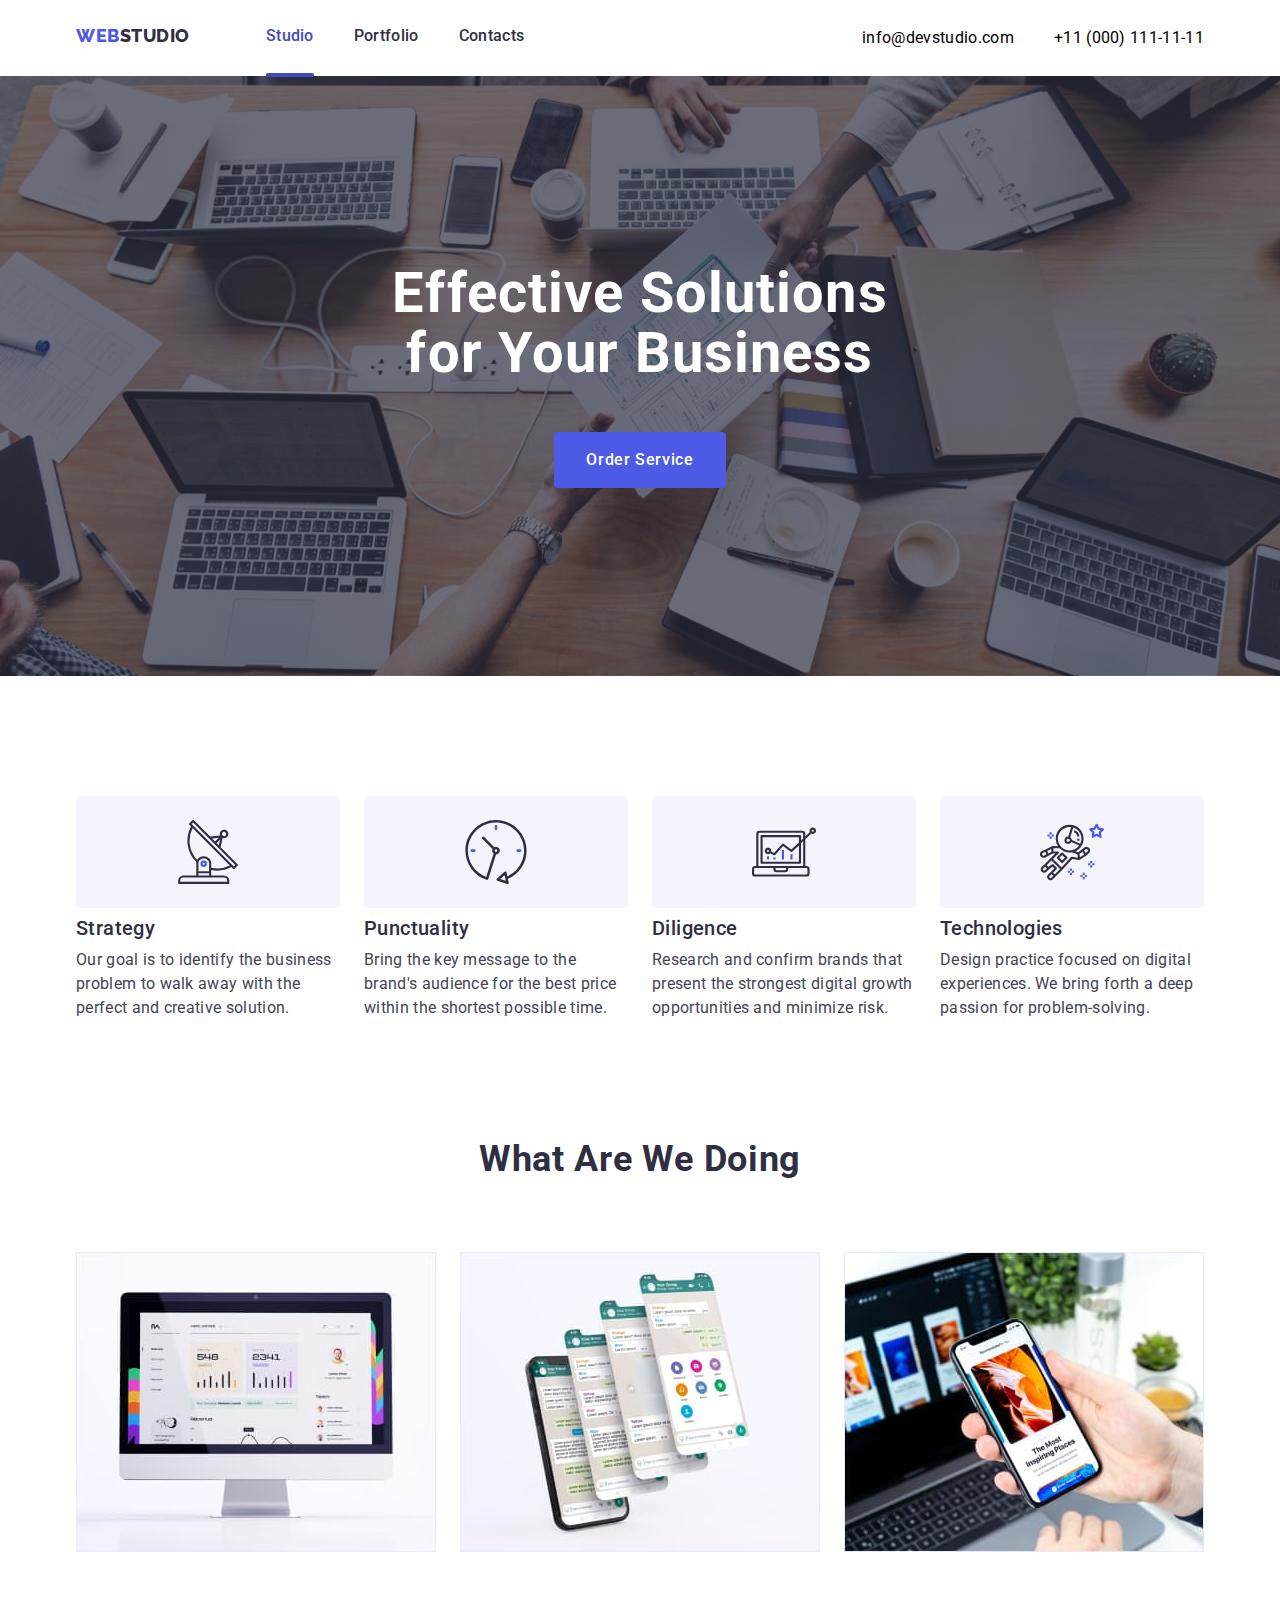
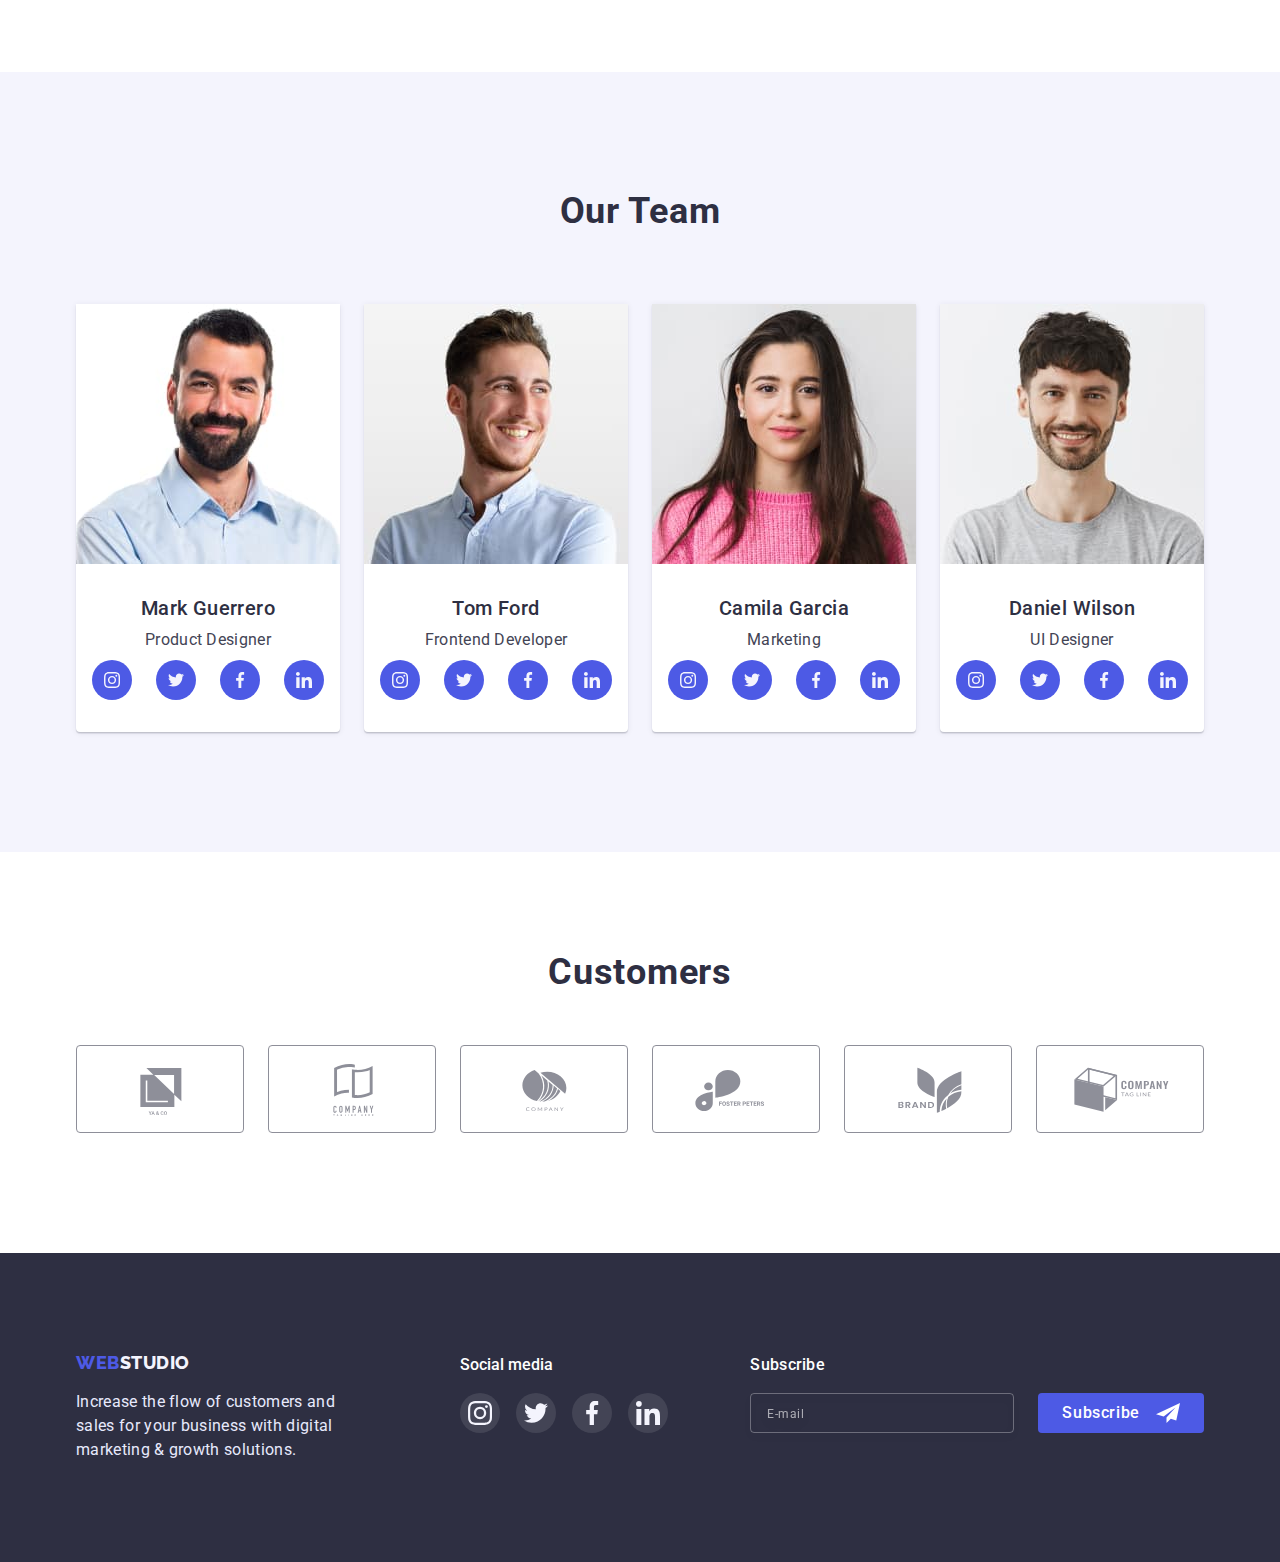
<file: index.html>
<!DOCTYPE html>
<html lang="en">
  <head>
    <meta charset="UTF-8" />
    <meta http-equiv="X-UA-Compatible" content="IE=edge" />
    <meta name="viewport" content="width=device-width, initial-scale=1.0" />
    <title>Web Studio</title>
    <link rel="preconnect" href="https://fonts.googleapis.com" />
    <link rel="preconnect" href="https://fonts.gstatic.com" crossorigin />
    <link
      href="https://fonts.googleapis.com/css2?family=Raleway:wght@800&family=Roboto:wght@400;500;700;900&display=swap"
      rel="stylesheet"
    />
    <link
      rel="stylesheet"
      href="https://cdn.jsdelivr.net/npm/modern-normalize@1.1.0/modern-normalize.min.css"
    />
    <link rel="stylesheet" href="./styles/styles.css" />
    <link rel="stylesheet" href="./styles/tablet.css" />
    <link rel="stylesheet" href="./styles/desktop.css" />
  </head>

  <!--? ====================== HEADER ========================= -->

  <body>
    <header class="head">
      <div class="container head-cont">
        <nav class="header-nav">
          <a class="logo link" href="./index.html"
            >Web<span class="logo-second">Studio</span>
          </a>
          <ul class="menu-header list">
            <li class="menu-item">
              <a class="menu-link link current" href="./index.html">Studio</a>
            </li>
            <li class="menu-item">
              <a class="menu-link link" href="./portfolio.html">Portfolio</a>
            </li>
            <li class="menu-item">
              <a class="menu-link link" href="">Contacts</a>
            </li>
          </ul>
        </nav>
        <button class="mobile-menu-open js-open-menu" type="button">
          <svg class="mobile-menu-open-svg" width="32" height="32">
            <use href="./images/sprite.svg#menu-burger"></use>
          </svg>
        </button>
        <address class="header-contact">
          <ul class="contact list">
            <li class="contact-item">
              <a class="menu-contact link mail" href="mailto:info@devstudio.com"
                >info@devstudio.com</a
              >
            </li>
            <li class="contact-item">
              <a class="menu-contact link" href="tel:+110001111111"
                >+11 (000) 111-11-11</a
              >
            </li>
          </ul>
        </address>
      </div>

      <div class="mobile-menu js-menu-container">
        <div class="mobile-container">
          <button class="mobile-menu-close js-close-menu" type="button">
            <svg class="mobile-menu-close-svg" width="8" height="8">
              <use href="./images/sprite.svg#close-modal"></use>
            </svg>
          </button>
          <div class="mob-menu-info">
            <ul class="list">
              <li class="mobile-menu-item">
                <a class="mobile-menu-link link current" href="./index.html"
                  >Studio</a
                >
              </li>
              <li class="mobile-menu-item">
                <a class="mobile-menu-link link" href="./portfolio.html"
                  >Portfolio</a
                >
              </li>
              <li class="mobile-menu-item">
                <a class="mobile-menu-link link" href="">Contacts</a>
              </li>
            </ul>
          </div>
          <address class="mobile-header-contact">
            <ul class="mobile-menu-header list">
              <li class="mobile-contact-item">
                <a class="mobile-menu-tel link" href="tel:+110001111111"
                  >+11 (000) 111-11-11</a
                >
              </li>
              <li class="mobile-contact-item">
                <a
                  class="mobile-menu-mail link"
                  href="mailto:info@devstudio.com"
                  >info@devstudio.com</a
                >
              </li>
            </ul>
            <ul class="header-soc-list list">
              <li class="team-soc-item">
                <a class="team-soc-link link" href="">
                  <svg class="team-soc-svg" width="16" height="16">
                    <use href="./images/sprite.svg#instagram"></use>
                  </svg>
                </a>
              </li>
              <li class="team-soc-item">
                <a class="team-soc-link" href="">
                  <svg class="team-soc-svg" width="16" height="16">
                    <use href="./images/sprite.svg#twitter"></use>
                  </svg>
                </a>
              </li>
              <li class="team-soc-item">
                <a class="team-soc-link" href="">
                  <svg class="team-soc-svg" width="16" height="16">
                    <use href="./images/sprite.svg#facebook"></use>
                  </svg>
                </a>
              </li>
              <li class="team-soc-item">
                <a class="team-soc-link" href="">
                  <svg class="team-soc-svg" width="16" height="16">
                    <use href="./images/sprite.svg#linkedin"></use>
                  </svg>
                </a>
              </li>
            </ul>
          </address>
        </div>
      </div>
    </header>

    <!--? ========================= HERO ========================= -->

    <main>
      <section class="hero">
        <div class="container">
          <h1 class="hero-title">Effective Solutions for Your Business</h1>
          <button class="hero-btn" data-modal-open type="button">
            Order Service
          </button>
        </div>
      </section>

      <!--? ===================== ABOUT ========================= -->

      <section class="about">
        <div class="container">
          <h2 hidden>Strategy</h2>
          <ul class="about-list list">
            <li class="about-item">
              <div class="about-icon">
                <svg width="64" height="64">
                  <use href="./images/sprite.svg#antenna"></use>
                </svg>
              </div>
              <h3 class="about-title">Strategy</h3>
              <p class="about-text">
                Our goal is to identify the business problem to walk away with
                the perfect and creative solution.
              </p>
            </li>
            <li class="about-item">
              <div class="about-icon">
                <svg width="64" height="64">
                  <use href="./images/sprite.svg#clock"></use>
                </svg>
              </div>
              <h3 class="about-title">Punctuality</h3>
              <p class="about-text">
                Bring the key message to the brand's audience for the best price
                within the shortest possible time.
              </p>
            </li>
            <li class="about-item">
              <div class="about-icon">
                <svg width="64" height="64">
                  <use href="./images/sprite.svg#diagram"></use>
                </svg>
              </div>
              <h3 class="about-title">Diligence</h3>
              <p class="about-text">
                Research and confirm brands that present the strongest digital
                growth opportunities and minimize risk.
              </p>
            </li>
            <li class="about-item">
              <div class="about-icon">
                <svg width="64" height="64">
                  <use href="./images/sprite.svg#astronaut"></use>
                </svg>
              </div>
              <h3 class="about-title">Technologies</h3>
              <p class="about-text">
                Design practice focused on digital experiences. We bring forth a
                deep passion for problem-solving.
              </p>
            </li>
          </ul>
        </div>
      </section>

      <!--? ==================== PROMO ========================= -->

      <section class="promo">
        <div class="container">
          <h2 class="promo-title">What are we doing</h2>
          <ul class="list">
            <li class="promo-item">
              <img
                srcset="./images/works/img1@2x.jpg 2x"
                src="./images/works/img1.jpg"
                alt="monitor"
                width="360"
                height="300"
              />
            </li>
            <li class="promo-item">
              <img
                srcset="./images/works/img2@2x.jpg 2x"
                src="./images/works/img2.jpg"
                alt="phone"
                width="360"
                height="300"
              />
            </li>
            <li class="promo-item">
              <img
                srcset="./images/works/img3@2x.jpg 2x"
                src="./images/works/img3.jpg"
                alt="laptop with phone"
                width="360"
                height="300"
              />
            </li>
          </ul>
        </div>
      </section>

      <!--? ==================== TEAM ========================= -->

      <section class="team">
        <div class="container">
          <h2 class="team-title">Our Team</h2>
          <ul class="list team-list">
            <li class="team-item">
              <img
                srcset="./images/team/mark-guerrero@2x.jpg 2x"
                src="./images/team/mark-guerrero.jpg"
                alt="Mark Guerrero"
                width="264"
                height="260"
              />
              <div class="team-img-box">
                <h3 class="team-subtitle">Mark Guerrero</h3>
                <p class="team-text">Product Designer</p>
                <ul class="team-soc-list list">
                  <li class="team-soc-item">
                    <a class="team-soc-link link" href="">
                      <svg class="team-soc-svg" width="16" height="16">
                        <use href="./images/sprite.svg#instagram"></use>
                      </svg>
                    </a>
                  </li>
                  <li class="team-soc-item">
                    <a class="team-soc-link" href="">
                      <svg class="team-soc-svg" width="16" height="16">
                        <use href="./images/sprite.svg#twitter"></use>
                      </svg>
                    </a>
                  </li>
                  <li class="team-soc-item">
                    <a class="team-soc-link" href="">
                      <svg class="team-soc-svg" width="16" height="16">
                        <use href="./images/sprite.svg#facebook"></use>
                      </svg>
                    </a>
                  </li>
                  <li class="team-soc-item">
                    <a class="team-soc-link" href="">
                      <svg class="team-soc-svg" width="16" height="16">
                        <use href="./images/sprite.svg#linkedin"></use>
                      </svg>
                    </a>
                  </li>
                </ul>
              </div>
            </li>
            <li class="team-item">
              <img
                srcset="./images/team/tom-ford@2x.jpg 2x"
                src="./images/team/tom-ford.jpg"
                alt="Tom Ford"
                width="264"
                height="260"
              />
              <div class="team-img-box">
                <h3 class="team-subtitle">Tom Ford</h3>
                <p class="team-text">Frontend Developer</p>
                <ul class="team-soc-list list">
                  <li class="team-soc-item">
                    <a class="team-soc-link link" href="">
                      <svg class="team-soc-svg" width="16" height="16">
                        <use href="./images/sprite.svg#instagram"></use>
                      </svg>
                    </a>
                  </li>
                  <li class="team-soc-item">
                    <a class="team-soc-link" href="">
                      <svg class="team-soc-svg" width="16" height="16">
                        <use href="./images/sprite.svg#twitter"></use>
                      </svg>
                    </a>
                  </li>
                  <li class="team-soc-item">
                    <a class="team-soc-link" href="">
                      <svg class="team-soc-svg" width="16" height="16">
                        <use href="./images/sprite.svg#facebook"></use>
                      </svg>
                    </a>
                  </li>
                  <li class="team-soc-item">
                    <a class="team-soc-link" href="">
                      <svg class="team-soc-svg" width="16" height="16">
                        <use href="./images/sprite.svg#linkedin"></use>
                      </svg>
                    </a>
                  </li>
                </ul>
              </div>
            </li>
            <li class="team-item">
              <img
                srcset="./images/team/camila-garcia@2x.jpg 2x"
                src="./images/team/camila-garcia.jpg"
                alt="Camila Garcia"
                width="264"
                height="260"
              />
              <div class="team-img-box">
                <h3 class="team-subtitle">Camila Garcia</h3>
                <p class="team-text">Marketing</p>
                <ul class="team-soc-list list">
                  <li class="team-soc-item">
                    <a class="team-soc-link link" href="">
                      <svg class="team-soc-svg" width="16" height="16">
                        <use href="./images/sprite.svg#instagram"></use>
                      </svg>
                    </a>
                  </li>
                  <li class="team-soc-item">
                    <a class="team-soc-link" href="">
                      <svg class="team-soc-svg" width="16" height="16">
                        <use href="./images/sprite.svg#twitter"></use>
                      </svg>
                    </a>
                  </li>
                  <li class="team-soc-item">
                    <a class="team-soc-link" href="">
                      <svg class="team-soc-svg" width="16" height="16">
                        <use href="./images/sprite.svg#facebook"></use>
                      </svg>
                    </a>
                  </li>
                  <li class="team-soc-item">
                    <a class="team-soc-link" href="">
                      <svg class="team-soc-svg" width="16" height="16">
                        <use href="./images/sprite.svg#linkedin"></use>
                      </svg>
                    </a>
                  </li>
                </ul>
              </div>
            </li>
            <li class="team-item">
              <img
                srcset="./images/team/daniel-wilson@2x.jpg 2x"
                src="./images/team/daniel-wilson.jpg"
                alt="Daniel Wilson"
                width="264"
                height="260"
              />
              <div class="team-img-box">
                <h3 class="team-subtitle">Daniel Wilson</h3>
                <p class="team-text">UI Designer</p>
                <ul class="team-soc-list list">
                  <li class="team-soc-item">
                    <a class="team-soc-link link" href="">
                      <svg class="team-soc-svg" width="16" height="16">
                        <use href="./images/sprite.svg#instagram"></use>
                      </svg>
                    </a>
                  </li>
                  <li class="team-soc-item">
                    <a class="team-soc-link" href="">
                      <svg class="team-soc-svg" width="16" height="16">
                        <use href="./images/sprite.svg#twitter"></use>
                      </svg>
                    </a>
                  </li>
                  <li class="team-soc-item">
                    <a class="team-soc-link" href="">
                      <svg class="team-soc-svg" width="16" height="16">
                        <use href="./images/sprite.svg#facebook"></use>
                      </svg>
                    </a>
                  </li>
                  <li class="team-soc-item">
                    <a class="team-soc-link" href="">
                      <svg class="team-soc-svg" width="16" height="16">
                        <use href="./images/sprite.svg#linkedin"></use>
                      </svg>
                    </a>
                  </li>
                </ul>
              </div>
            </li>
          </ul>
        </div>
      </section>

      <!--? =================== CUSTOMERS ========================= -->

      <section class="customers">
        <div class="container">
          <h2 class="customers-title">Customers</h2>
          <ul class="customers-list list">
            <li class="customers-item">
              <a class="customers-link" href="">
                <svg class="customers-svg" width="104" height="56">
                  <use href="./images/sprite.svg#logo1"></use>
                </svg>
              </a>
            </li>
            <li class="customers-item">
              <a class="customers-link" href="">
                <svg class="customers-svg" width="104" height="56">
                  <use href="./images/sprite.svg#logo2"></use>
                </svg>
              </a>
            </li>
            <li class="customers-item">
              <a class="customers-link" href="">
                <svg class="customers-svg" width="104" height="56">
                  <use href="./images/sprite.svg#logo3"></use>
                </svg>
              </a>
            </li>
            <li class="customers-item">
              <a class="customers-link" href="">
                <svg class="customers-svg" width="104" height="56">
                  <use href="./images/sprite.svg#logo4"></use>
                </svg>
              </a>
            </li>
            <li>
              <a class="customers-link" href="">
                <svg width="104" height="56">
                  <use href="./images/sprite.svg#logo5"></use>
                </svg>
              </a>
            </li>
            <li class="customers-item">
              <a class="customers-link" href="">
                <svg class="customers-svg" width="104" height="56">
                  <use href="./images/sprite.svg#logo6"></use>
                </svg>
              </a>
            </li>
          </ul>
        </div>
      </section>
    </main>

    <!--? ====================== FOOTER ========================= -->

    <footer class="footer">
      <div class="container footer-info">
        <div class="foot-logo-block">
          <a class="logotype link" href="./index.html">
            Web<span class="logotype-second">Studio</span>
          </a>
          <p class="footer-text">
            Increase the flow of customers and sales for your business with
            digital marketing & growth solutions.
          </p>
        </div>
        <div class="footer-soc-block">
          <h3 class="footer-soc-text">Social media</h3>
          <ul class="footer-soc-list list">
            <li class="footer-soc-item">
              <a class="footer-soc-link list" href="">
                <svg width="24" height="24">
                  <use href="./images/sprite.svg#instagram"></use>
                </svg>
              </a>
            </li>
            <li class="footer-soc-item">
              <a class="footer-soc-link" href="">
                <svg width="24" height="24">
                  <use href="./images/sprite.svg#twitter"></use>
                </svg>
              </a>
            </li>
            <li class="footer-soc-item">
              <a class="footer-soc-link" href="">
                <svg width="24" height="24">
                  <use href="./images/sprite.svg#facebook"></use>
                </svg>
              </a>
            </li>
            <li class="footer-soc-item">
              <a class="footer-soc-link" href="">
                <svg width="24" height="24">
                  <use href="./images/sprite.svg#linkedin"></use>
                </svg>
              </a>
            </li>
          </ul>
        </div>

        <form class="footer-form">
          <p class="footer-form-title">Subscribe</p>
          <div class="footer-mail-box">
            <input
              type="email"
              aria-label="email"
              class="footer-form-input"
              name="email"
              placeholder="E-mail"
              required
            />
            <button class="footer-form-btn" type="submit">
              Subscribe
              <svg class="footer-form-svg" width="24" height="24">
                <use href="./images/sprite.svg#messege"></use>
              </svg>
            </button>
          </div>
        </form>
      </div>
    </footer>

    <!--? ======================= MODAL ========================= -->

    <div class="backdrop is-hidden" data-modal>
      <div class="modal">
        <button class="btn-modal" data-modal-close type="button">
          <svg class="modal-svg" width="8" height="8">
            <use href="./images/sprite.svg#close-modal"></use>
          </svg>
        </button>
        <p class="modal-title">Leave your contacts and we will call you back</p>
        <form class="modal-form">
          <label class="form-label">
            <span class="modal-label-text">Name</span>
            <span class="modal-form-svg">
              <input type="text" class="form-input" name="fullname" required />
              <svg class="input-svg" width="18" height="18">
                <use href="./images/sprite.svg#person"></use>
              </svg>
            </span>
          </label>
          <label class="form-label">
            <span class="modal-label-text">Phone</span>
            <span class="modal-form-svg">
              <input type="tel" class="form-input" name="phone" required />
              <svg class="input-svg" width="18" height="24">
                <use href="./images/sprite.svg#phone"></use>
              </svg>
            </span>
          </label>
          <label class="form-label">
            <span class="modal-label-text">Email</span>
            <span class="modal-form-svg">
              <input type="email" class="form-input" name="email" required />
              <svg class="input-svg" width="18" height="24">
                <use href="./images/sprite.svg#email"></use>
              </svg>
            </span>
          </label>
          <label class="form-textarea">
            <span class="modal-label-text">Comment</span>
            <textarea
              name="message"
              class="form-input"
              placeholder="Text input"
            ></textarea>
          </label>
          <label class="checkbox-text">
            <input
              type="checkbox"
              name="policy"
              class="check visually-hidden"
            />
            <span class="checkbox-feik-icon">
              <svg class="checkbox-icon" width="10" height="8">
                <use href="./images/sprite.svg#click"></use>
              </svg>
            </span>
            <span
              >I accept the terms and conditions of the
              <a href="">Privacy Policy</a></span
            >
          </label>
          <button class="send-btn" type="submit">Send</button>
        </form>
      </div>
    </div>

    <script src="./js/modal.js"></script>
    <script src="./js/mobile-menu.js"></script>
  </body>
</html>
</file>
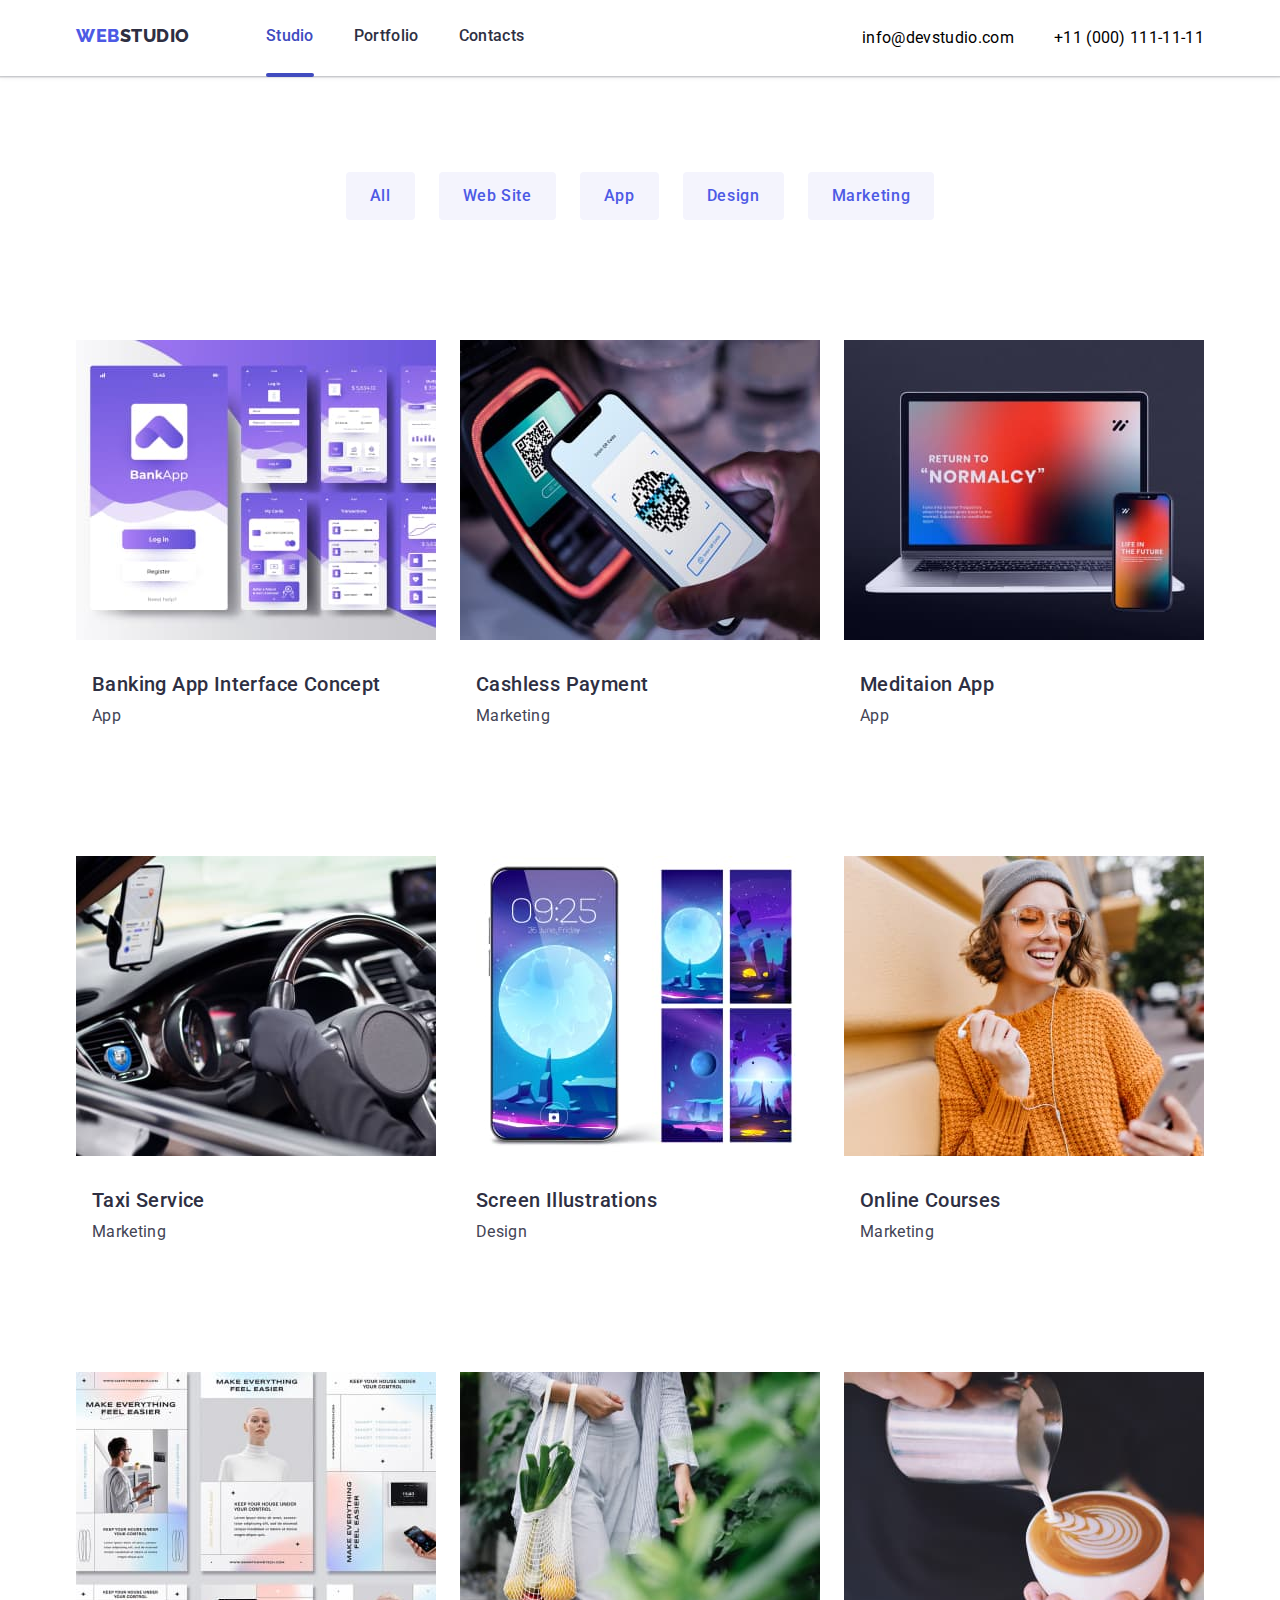
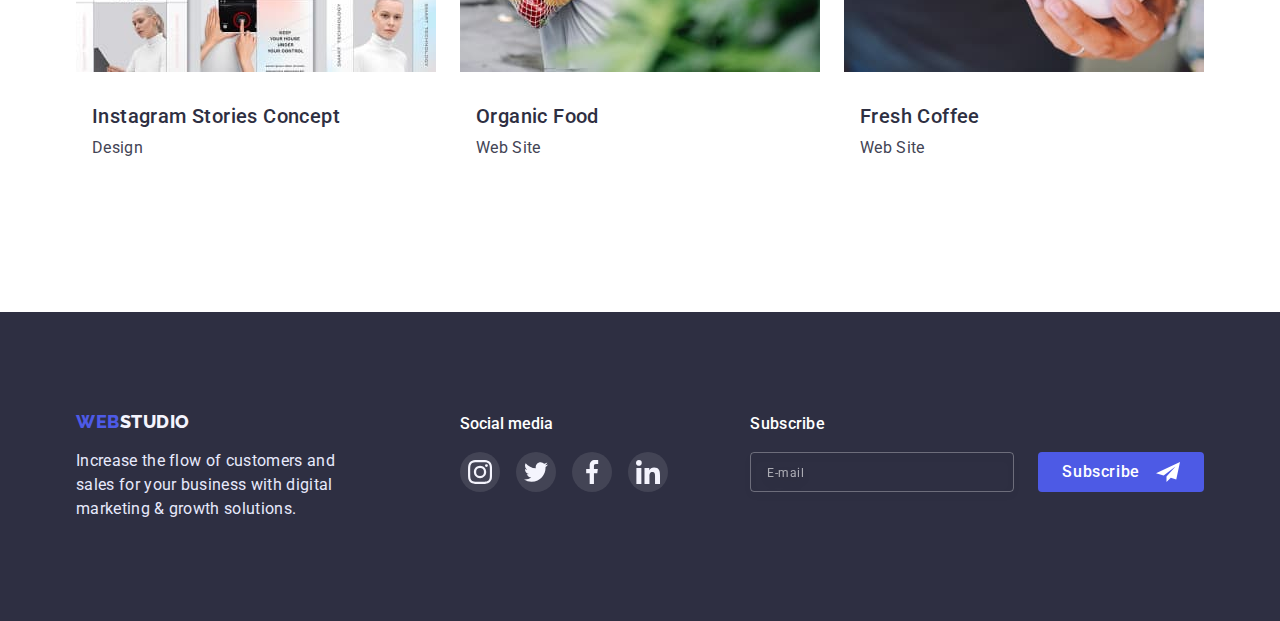
<file: portfolio.html>
<!DOCTYPE html>
<html lang="en">
  <head>
    <meta charset="UTF-8" />
    <meta http-equiv="X-UA-Compatible" content="IE=edge" />
    <meta name="viewport" content="width=device-width, initial-scale=1.0" />
    <title>Web Studio</title>
    <link rel="preconnect" href="https://fonts.googleapis.com" />
    <link rel="preconnect" href="https://fonts.gstatic.com" crossorigin />
    <link
      href="https://fonts.googleapis.com/css2?family=Raleway:wght@800&family=Roboto:wght@400;500;700;900&display=swap"
      rel="stylesheet"
    />
    <link
      rel="stylesheet"
      href="https://cdn.jsdelivr.net/npm/modern-normalize@1.1.0/modern-normalize.min.css"
    />
    <link rel="stylesheet" href="./styles/styles.css" />
    <link rel="stylesheet" href="./styles/tablet.css" />
    <link rel="stylesheet" href="./styles/desktop.css" />
  </head>

  <!--? ====================== HEADER ========================= -->

  <body>
    <header class="head">
      <div class="container head-cont">
        <nav class="header-nav">
          <a class="logo link" href="./index.html"
            >Web<span class="logo-second">Studio</span>
          </a>
          <ul class="menu-header list">
            <li class="menu-item">
              <a class="menu-link link current" href="./index.html">Studio</a>
            </li>
            <li class="menu-item">
              <a class="menu-link link" href="./portfolio.html">Portfolio</a>
            </li>
            <li class="menu-item">
              <a class="menu-link link" href="">Contacts</a>
            </li>
          </ul>
        </nav>
        <button class="mobile-menu-open js-open-menu" type="button">
          <svg class="mobile-menu-open-svg" width="32" height="32">
            <use href="./images/sprite.svg#menu-burger"></use>
          </svg>
        </button>
        <address class="header-contact">
          <ul class="contact list">
            <li class="contact-item">
              <a class="menu-contact link mail" href="mailto:info@devstudio.com"
                >info@devstudio.com</a
              >
            </li>
            <li class="contact-item">
              <a class="menu-contact link" href="tel:+110001111111"
                >+11 (000) 111-11-11</a
              >
            </li>
          </ul>
        </address>
      </div>

      <div class="mobile-menu js-menu-container">
        <div class="mobile-container">
          <button class="mobile-menu-close js-close-menu" type="button">
            <svg class="mobile-menu-close-svg" width="8" height="8">
              <use href="./images/sprite.svg#close-modal"></use>
            </svg>
          </button>
          <div class="mob-menu-info">
            <ul class="list">
              <li class="mobile-menu-item">
                <a class="mobile-menu-link link current" href="./index.html"
                  >Studio</a
                >
              </li>
              <li class="mobile-menu-item">
                <a class="mobile-menu-link link" href="./portfolio.html"
                  >Portfolio</a
                >
              </li>
              <li class="mobile-menu-item">
                <a class="mobile-menu-link link" href="">Contacts</a>
              </li>
            </ul>
          </div>
          <address class="mobile-header-contact">
            <ul class="mobile-menu-header list">
              <li class="mobile-contact-item">
                <a class="mobile-menu-tel link" href="tel:+110001111111"
                  >+11 (000) 111-11-11</a
                >
              </li>
              <li class="mobile-contact-item">
                <a
                  class="mobile-menu-mail link"
                  href="mailto:info@devstudio.com"
                  >info@devstudio.com</a
                >
              </li>
            </ul>
            <ul class="header-soc-list list">
              <li class="team-soc-item">
                <a class="team-soc-link link" href="">
                  <svg class="team-soc-svg" width="16" height="16">
                    <use href="./images/sprite.svg#instagram"></use>
                  </svg>
                </a>
              </li>
              <li class="team-soc-item">
                <a class="team-soc-link" href="">
                  <svg class="team-soc-svg" width="16" height="16">
                    <use href="./images/sprite.svg#twitter"></use>
                  </svg>
                </a>
              </li>
              <li class="team-soc-item">
                <a class="team-soc-link" href="">
                  <svg class="team-soc-svg" width="16" height="16">
                    <use href="./images/sprite.svg#facebook"></use>
                  </svg>
                </a>
              </li>
              <li class="team-soc-item">
                <a class="team-soc-link" href="">
                  <svg class="team-soc-svg" width="16" height="16">
                    <use href="./images/sprite.svg#linkedin"></use>
                  </svg>
                </a>
              </li>
            </ul>
          </address>
        </div>
      </div>
    </header>

    <!--? =================== GALLERY ======================= -->

    <main>
      <section class="menu-filter">
        <div class="container">
          <h1 hidden></h1>
          <ul class="list list-btn">
            <li class="filter-item">
              <button class="menu-filter-btn" type="button">All</button>
            </li>
            <li class="filter-item">
              <button class="menu-filter-btn" type="button">Web Site</button>
            </li>
            <li class="filter-item">
              <button class="menu-filter-btn" type="button">App</button>
            </li>
            <li class="filter-item">
              <button class="menu-filter-btn" type="button">Design</button>
            </li>
            <li class="filter-item">
              <button class="menu-filter-btn" type="button">Marketing</button>
            </li>
          </ul>
          <ul class="list list-img">
            <li class="list-item">
              <a class="link" href="">
                <div class="gallery-block">
                  <picture>
                    <source
                      srcset="
                        ./images/portfolio/img-desktop1.jpg    1x,
                        ./images/portfolio/img-desktop1@2x.jpg 2x
                      "
                      media="(min-width: 1200px)"
                    />
                    <source
                      srcset="
                        ./images/portfolio/img-tablet1.jpg    1x,
                        ./images/portfolio/img-tablet1@2x.jpg 2x
                      "
                      media="(min-width: 768px)"
                    />
                    <source
                      srcset="
                        ./images/portfolio/img-mobile1.jpg    1x,
                        ./images/portfolio/img-mobile1@2x.jpg 2x
                      "
                      media="(min-width: 320px)"
                    />
                    <img
                      class="img-p"
                      src="./images/portfolio/img-mobile1.jpg"
                      alt="App Interface"
                    />
                  </picture>
                  <p class="gallery">
                    14 Stylish and User-Friendly App Design Concepts · Task
                    Manager App · Calorie Tracker App · Exotic Fruit Ecommerce
                    App · Cloud Storage App
                  </p>
                </div>
                <div class="img-text">
                  <h2 class="menu-filter-subtitle">
                    Banking App Interface Concept
                  </h2>
                  <p class="menu-filter-text">App</p>
                </div>
              </a>
            </li>
            <li class="list-item">
              <a class="link" href="">
                <div class="gallery-block">
                  <picture>
                    <source
                      srcset="
                        ./images/portfolio/img-desktop2.jpg    1x,
                        ./images/portfolio/img-desktop2@2x.jpg 2x
                      "
                      media="(min-width: 1200px)"
                    />
                    <source
                      srcset="
                        ./images/portfolio/img-tablet2.jpg    1x,
                        ./images/portfolio/img-tablet2@2x.jpg 2x
                      "
                      media="(min-width: 768px)"
                    />
                    <source
                      srcset="
                        ./images/portfolio/img-mobile2.jpg    1x,
                        ./images/portfolio/img-mobile2@2x.jpg 2x
                      "
                      media="(min-width: 320px)"
                    />
                    <img
                      class="img-p"
                      src="./images/portfolio/img-mobile2.jpg"
                      alt="Cashless"
                    />
                  </picture>
                  <p class="gallery">
                    14 Stylish and User-Friendly App Design Concepts · Task
                    Manager App · Calorie Tracker App · Exotic Fruit Ecommerce
                    App · Cloud Storage App
                  </p>
                </div>
                <div class="img-text">
                  <h2 class="menu-filter-subtitle">Cashless Payment</h2>
                  <p class="menu-filter-text">Marketing</p>
                </div>
              </a>
            </li>
            <li class="list-item">
              <a class="link" href="">
                <div class="gallery-block">
                  <picture>
                    <source
                      srcset="
                        ./images/portfolio/img-desktop3.jpg    1x,
                        ./images/portfolio/img-desktop3@2x.jpg 2x
                      "
                      media="(min-width: 1200px)"
                    />
                    <source
                      srcset="
                        ./images/portfolio/img-tablet3.jpg    1x,
                        ./images/portfolio/img-tablet3@2x.jpg 2x
                      "
                      media="(min-width: 768px)"
                    />
                    <source
                      srcset="
                        ./images/portfolio/img-mobile3.jpg    1x,
                        ./images/portfolio/img-mobile3@2x.jpg 2x
                      "
                      media="(min-width: 320px)"
                    />
                    <img
                      class="img-p"
                      src="./images/portfolio/img-mobile3.jpg"
                      alt="Meditaion App"
                    />
                  </picture>
                  <p class="gallery">
                    14 Stylish and User-Friendly App Design Concepts · Task
                    Manager App · Calorie Tracker App · Exotic Fruit Ecommerce
                    App · Cloud Storage App
                  </p>
                </div>
                <div class="img-text">
                  <h2 class="menu-filter-subtitle">Meditaion App</h2>
                  <p class="menu-filter-text">App</p>
                </div>
              </a>
            </li>
            <li class="list-item">
              <a class="link" href="">
                <div class="gallery-block">
                  <picture>
                    <source
                      srcset="
                        ./images/portfolio/img-desktop4.jpg    1x,
                        ./images/portfolio/img-desktop4@2x.jpg 2x
                      "
                      media="(min-width: 1200px)"
                    />
                    <source
                      srcset="
                        ./images/portfolio/img-tablet4.jpg    1x,
                        ./images/portfolio/img-tablet4@2x.jpg 2x
                      "
                      media="(min-width: 768px)"
                    />
                    <source
                      srcset="
                        ./images/portfolio/img-mobile4.jpg    1x,
                        ./images/portfolio/img-mobile4@2x.jpg 2x
                      "
                      media="(min-width: 320px)"
                    />
                    <img
                      class="img-p"
                      src="./images/portfolio/img-mobile4.jpg"
                      alt="Service"
                    />
                  </picture>
                  <p class="gallery">
                    14 Stylish and User-Friendly App Design Concepts · Task
                    Manager App · Calorie Tracker App · Exotic Fruit Ecommerce
                    App · Cloud Storage App
                  </p>
                </div>
                <div class="img-text">
                  <h2 class="menu-filter-subtitle">Taxi Service</h2>
                  <p class="menu-filter-text">Marketing</p>
                </div>
              </a>
            </li>
            <li class="list-item">
              <a class="link" href="">
                <div class="gallery-block">
                  <picture>
                    <source
                      srcset="
                        ./images/portfolio/img-desktop5.jpg    1x,
                        ./images/portfolio/img-desktop5@2x.jpg 2x
                      "
                      media="(min-width: 1200px)"
                    />
                    <source
                      srcset="
                        ./images/portfolio/img-tablet5.jpg    1x,
                        ./images/portfolio/img-tablet5@2x.jpg 2x
                      "
                      media="(min-width: 768px)"
                    />
                    <source
                      srcset="
                        ./images/portfolio/img-mobile5.jpg    1x,
                        ./images/portfolio/img-mobile5@2x.jpg 2x
                      "
                      media="(min-width: 320px)"
                    />
                    <img
                      class="img-p"
                      src="./images/portfolio/img-mobile5.jpg"
                      alt="Illustrations"
                    />
                  </picture>
                  <p class="gallery">
                    14 Stylish and User-Friendly App Design Concepts · Task
                    Manager App · Calorie Tracker App · Exotic Fruit Ecommerce
                    App · Cloud Storage App
                  </p>
                </div>
                <div class="img-text">
                  <h2 class="menu-filter-subtitle">Screen Illustrations</h2>
                  <p class="menu-filter-text">Design</p>
                </div>
              </a>
            </li>
            <li class="list-item">
              <a class="link" href="">
                <div class="gallery-block">
                  <picture>
                    <source
                      srcset="
                        ./images/portfolio/img-desktop6.jpg    1x,
                        ./images/portfolio/img-desktop6@2x.jpg 2x
                      "
                      media="(min-width: 1200px)"
                    />
                    <source
                      srcset="
                        ./images/portfolio/img-tablet6.jpg    1x,
                        ./images/portfolio/img-tablet6@2x.jpg 2x
                      "
                      media="(min-width: 768px)"
                    />
                    <source
                      srcset="
                        ./images/portfolio/img-mobile6.jpg    1x,
                        ./images/portfolio/img-mobile6@2x.jpg 2x
                      "
                      media="(min-width: 320px)"
                    />
                    <img
                      class="img-p"
                      src="./images/portfolio/img-mobile6.jpg"
                      alt="Courses"
                    />
                  </picture>
                  <p class="gallery">
                    14 Stylish and User-Friendly App Design Concepts · Task
                    Manager App · Calorie Tracker App · Exotic Fruit Ecommerce
                    App · Cloud Storage App
                  </p>
                </div>
                <div class="img-text">
                  <h2 class="menu-filter-subtitle">Online Courses</h2>
                  <p class="menu-filter-text">Marketing</p>
                </div>
              </a>
            </li>
            <li class="list-item">
              <a class="link" href="">
                <div class="gallery-block">
                  <picture>
                    <source
                      srcset="
                        ./images/portfolio/img-desktop7.jpg    1x,
                        ./images/portfolio/img-desktop7@2x.jpg 2x
                      "
                      media="(min-width: 1200px)"
                    />
                    <source
                      srcset="
                        ./images/portfolio/img-tablet7.jpg    1x,
                        ./images/portfolio/img-tablet7@2x.jpg 2x
                      "
                      media="(min-width: 768px)"
                    />
                    <source
                      srcset="
                        ./images/portfolio/img-mobile7.jpg    1x,
                        ./images/portfolio/img-mobile7@2x.jpg 2x
                      "
                      media="(min-width: 320px)"
                    />
                    <img
                      class="img-p"
                      src="./images/portfolio/img-mobile7.jpg"
                      alt="Stories"
                    />
                  </picture>
                  <p class="gallery">
                    14 Stylish and User-Friendly App Design Concepts · Task
                    Manager App · Calorie Tracker App · Exotic Fruit Ecommerce
                    App · Cloud Storage App
                  </p>
                </div>
                <div class="img-text">
                  <h2 class="menu-filter-subtitle">
                    Instagram Stories Concept
                  </h2>
                  <p class="menu-filter-text">Design</p>
                </div>
              </a>
            </li>
            <li class="list-item">
              <a class="link" href="">
                <div class="gallery-block">
                  <picture>
                    <source
                      srcset="
                        ./images/portfolio/img-desktop8.jpg    1x,
                        ./images/portfolio/img-desktop8@2x.jpg 2x
                      "
                      media="(min-width: 1200px)"
                    />
                    <source
                      srcset="
                        ./images/portfolio/img-tablet8.jpg    1x,
                        ./images/portfolio/img-tablet8@2x.jpg 2x
                      "
                      media="(min-width: 768px)"
                    />
                    <source
                      srcset="
                        ./images/portfolio/img-mobile8.jpg    1x,
                        ./images/portfolio/img-mobile8@2x.jpg 2x
                      "
                      media="(min-width: 320px)"
                    />
                    <img
                      class="img-p"
                      src="./images/portfolio/img-mobile8.jpg"
                      alt="Site"
                    />
                  </picture>
                  <p class="gallery">
                    14 Stylish and User-Friendly App Design Concepts · Task
                    Manager App · Calorie Tracker App · Exotic Fruit Ecommerce
                    App · Cloud Storage App
                  </p>
                </div>
                <div class="img-text">
                  <h2 class="menu-filter-subtitle">Organic Food</h2>
                  <p class="menu-filter-text">Web Site</p>
                </div>
              </a>
            </li>
            <li class="list-item">
              <a class="link" href="">
                <div class="gallery-block">
                  <picture>
                    <source
                      srcset="
                        ./images/portfolio/img-desktop9.jpg    1x,
                        ./images/portfolio/img-desktop9@2x.jpg 2x
                      "
                      media="(min-width: 1200px)"
                    />
                    <source
                      srcset="
                        ./images/portfolio/img-tablet9.jpg    1x,
                        ./images/portfolio/img-tablet9@2x.jpg 2x
                      "
                      media="(min-width: 768px)"
                    />
                    <source
                      srcset="
                        ./images/portfolio/img-mobile9.jpg    1x,
                        ./images/portfolio/img-mobile9@2x.jpg 2x
                      "
                      media="(min-width: 320px)"
                    />
                    <img
                      class="img-p"
                      src="./images/portfolio/img-mobile9.jpg"
                      alt="Site"
                    />
                  </picture>
                  <p class="gallery">
                    14 Stylish and User-Friendly App Design Concepts · Task
                    Manager App · Calorie Tracker App · Exotic Fruit Ecommerce
                    App · Cloud Storage App
                  </p>
                </div>
                <div class="img-text">
                  <h2 class="menu-filter-subtitle">Fresh Coffee</h2>
                  <p class="menu-filter-text">Web Site</p>
                </div>
              </a>
            </li>
          </ul>
        </div>
      </section>
    </main>

    <!--? ====================== FOOTER ========================= -->

    <footer class="footer">
      <div class="container footer-info">
        <div class="foot-logo-block">
          <a class="logotype link" href="./index.html">
            Web<span class="logotype-second">Studio</span>
          </a>
          <p class="footer-text">
            Increase the flow of customers and sales for your business with
            digital marketing & growth solutions.
          </p>
        </div>
        <div class="footer-soc-block">
          <h3 class="footer-soc-text">Social media</h3>
          <ul class="footer-soc-list list">
            <li class="footer-soc-item">
              <a class="footer-soc-link list" href="">
                <svg width="24" height="24">
                  <use href="./images/sprite.svg#instagram"></use>
                </svg>
              </a>
            </li>
            <li class="footer-soc-item">
              <a class="footer-soc-link" href="">
                <svg width="24" height="24">
                  <use href="./images/sprite.svg#twitter"></use>
                </svg>
              </a>
            </li>
            <li class="footer-soc-item">
              <a class="footer-soc-link" href="">
                <svg width="24" height="24">
                  <use href="./images/sprite.svg#facebook"></use>
                </svg>
              </a>
            </li>
            <li class="footer-soc-item">
              <a class="footer-soc-link" href="">
                <svg width="24" height="24">
                  <use href="./images/sprite.svg#linkedin"></use>
                </svg>
              </a>
            </li>
          </ul>
        </div>

        <form class="footer-form">
          <p class="footer-form-title">Subscribe</p>
          <div class="footer-mail-box">
            <input
              class="footer-form-input"
              type="email"
              aria-label="email"
              name="email"
              placeholder="E-mail"
              required
            />
            <button class="footer-form-btn" type="submit">
              Subscribe
              <svg class="footer-form-svg" width="24" height="24">
                <use href="./images/sprite.svg#messege"></use>
              </svg>
            </button>
          </div>
        </form>
      </div>
    </footer>
    <script src="./js/mobile-menu.js"></script>
  </body>
</html>
</file>
<file: styles/styles.css>
:root {
  --white-color: #ffffff;
  --primary-brand-color: #4d5ae5;
  --dark-color: #2e2f42;
  --body-text-color: #434455;
  --pressed-state-color: #404bbf;
  --accent-color: #e7e9fc;
  --light-mode-color: #f4f4fd;
  --transition: 250ms cubic-bezier(0.4, 0, 0.2, 1);
}

h1,
h2,
h3,
h4,
p {
  margin-top: 0;
  margin-bottom: 0;
}

ul {
  margin-top: 0;
  margin-bottom: 0;
  padding-left: 0;
}

img {
  display: block;
}

.list {
  list-style: none;
}

.link {
  text-decoration: none;
}

body {
  font-family: 'Roboto', sans-serif;
  background-color: var(--white-color);
}

.container {
  max-width: 428px;
  padding-left: 15px;
  padding-right: 15px;
  margin-left: auto;
  margin-right: auto;
}

.visually-hidden {
  position: absolute;
  width: 1px;
  height: 1px;
  margin: -1px;
  padding: 0;
  overflow: hidden;
  border: 0;
  clip: rect(0 0 0 0);
}

/* * ======== HEADER ====== */
.head {
  border-bottom: 1px solid var(--color-footer-text);
  box-shadow: 0px 2px 1px rgba(46, 47, 66, 0.08),
    0px 1px 1px rgba(46, 47, 66, 0.16), 0px 1px 6px rgba(46, 47, 66, 0.08);
}

.logo {
  font-family: 'Raleway', sans-serif;
  font-weight: 800;
  font-size: 18px;
  line-height: 1.16;
  letter-spacing: 0.03em;
  text-transform: uppercase;
  color: var(--primary-brand-color);
  padding-top: 24px;
  padding-bottom: 24px;
}

.logo-second {
  color: var(--dark-color);
}

.head-cont {
  display: flex;
  align-items: center;
  justify-content: space-between;
}

/* * ===========MOBILE MENU============= */

.mobile-menu-open {
  border: none;
  background-color: transparent;
  padding: 24px 0;
  line-height: 0;
}

.mobile-menu {
  position: fixed;
  width: 100%;
  height: 100%;
  top: 0;
  left: 0;
  z-index: 1000;
  background-color: var(--white-color);
  transform: translateX(100%);
  transition: transform 250ms ease-in-out;
}

.mobile-menu.is-open {
  transform: translateX(0);
}

.mobile-container {
  position: relative;
  max-width: 428px;
  height: 100%;
  padding: 40px;
  display: flex;
  flex-direction: column;
  background-color: var(--white-color);
  margin-left: auto;
  margin-right: auto;
}

.mobile-menu-close {
  position: absolute;
  display: flex;
  top: 40px;
  right: 40px;
  justify-content: center;
  align-items: center;
  width: 24px;
  height: 24px;
  border-radius: 50%;
  background: transparent;
  border: 1px solid rgba(0, 0, 0, 0.1);
  padding: 0;
  cursor: pointer;
  transition: background-color var(--transition);
}

.mobile-menu-close:focus {
  background-color: var(--pressed-state-color);
}

.mobile-menu-close-svg {
  fill: #000000;
  transition: fill var(--transition);
}

.mobile-menu-close:focus .mobile-menu-close-svg {
  fill: var(--white-color);
}

.mob-menu-info {
  margin-top: 40px;
}

.mobile-menu-item {
  margin-bottom: 40px;
}

.mobile-menu-link {
  font-weight: 700;
  font-size: 36px;
  line-height: 1.11;
  letter-spacing: 0.02em;
  text-transform: capitalize;
  color: var(--dark-color);
  transition: color var(--transition);
}

.mobile-menu-link:focus,
.current {
  color: var(--pressed-state-color);
}

.mobile-menu-tel {
  font-weight: 600;
  font-size: 36px;
  line-height: 1.11;
  text-transform: capitalize;
  color: var(--primary-brand-color);
}

.mobile-menu-mail {
  font-weight: 500;
  font-size: 20px;
  line-height: 1.2;
  letter-spacing: 0.02em;
  color: #434455;
}

.mobile-contact-item {
  font-style: normal;
}

.mobile-contact-item:not(:first-child) {
  margin-top: 40px;
  margin-bottom: 48px;
}

.mobile-header-contact {
  margin-top: auto;
}

.header-soc-list {
  display: flex;
  justify-content: space-between;
}

/* * ============= HERO =========== */

.hero {
  margin: 0 auto;
  background-color: var(--dark-color);
  text-align: center;
  padding-top: 112px;
  padding-bottom: 112px;
  background-image: linear-gradient(
      rgba(46, 47, 66, 0.7),
      rgba(46, 47, 66, 0.7)
    ),
    url('../images/hero/hero-mobile.jpg');
  background-repeat: no-repeat;
  background-position: center;
  background-size: cover;
}

@media screen and (min-device-pixel-ratio: 2) and (max-width: 428px),
  screen and (-webkit-min-device-pixel-ratio: 2) and (max-width: 428px),
  screen and (min-resolution: 192dpi) and (max-width: 428px),
  screen and (min-resolution: 2dppx) and (max-width: 428px) {
  .hero {
    background-image: linear-gradient(
        rgba(46, 47, 66, 0.7),
        rgba(46, 47, 66, 0.7)
      ),
      url('../images/hero/hero-mobile@2x.jpg');
  }
}

.hero-title {
  font-size: 36px;
  line-height: 1.11;
  letter-spacing: 0.02em;
  color: var(--white-color);
  margin-bottom: 72px;
  margin-right: auto;
  margin-left: auto;
  max-width: 320px;
}

.hero-btn {
  font-family: 'Roboto', sans-serif;
  font-weight: 500;
  font-size: 16px;
  line-height: 1.5;
  letter-spacing: 0.04em;
  cursor: pointer;
  color: var(--white-color);
  background-color: var(--primary-brand-color);

  padding: 16px 32px;
  border-radius: 4px;
  border: none;
  min-width: 169px;

  transition: background-color var(--transition);
}

.hero-btn:hover,
.hero-btn:focus {
  background-color: var(--pressed-state-color);
}

/* * ============= ABOUT =============*/

.about {
  padding-top: 96px;
  padding-bottom: 96px;
}

.about-title {
  font-weight: 700;
  font-size: 36px;
  line-height: 1.11;
  letter-spacing: 0.02em;
  color: var(--dark-color);
  margin-bottom: 8px;
  text-align: center;
}

.about-item {
  margin-bottom: 72px;
}

.about-item:nth-child(4n) {
  margin-bottom: 0;
}

.about-text {
  font-weight: 500;
  font-size: 16px;
  line-height: 1.5;
  letter-spacing: 0.02em;
  color: var(--body-text-color);
}

/* * =============== TEAM ============== */

.team {
  background-color: var(--light-mode-color);
  padding-top: 96px;
  padding-bottom: 128px;
}

.team-item {
  width: 264px;
  background-color: var(--white-color);
  box-shadow: 0px 1px 6px rgba(46, 47, 66, 0.08),
    0px 1px 1px rgba(46, 47, 66, 0.16), 0px 2px 1px rgba(46, 47, 66, 0.08);
  border-radius: 0px 0px 4px 4px;
}

@media screen and (max-width: 767px) {
  .team-item:not(:last-child) {
    margin-bottom: 72px;
  }

  .team-item {
    margin-left: auto;
    margin-right: auto;
  }
}

.team-soc-list {
  display: flex;
  gap: 24px;
}

.team-title {
  font-size: 36px;
  line-height: 1.11;
  text-align: center;
  letter-spacing: 0.02em;
  text-transform: capitalize;
  color: var(--dark-color);
  margin-bottom: 72px;
}

.team-subtitle {
  font-weight: 500;
  font-size: 20px;
  line-height: 1.2;
  letter-spacing: 0.02em;
  text-align: center;
  color: var(--dark-color);
  margin-bottom: 8px;
}

.team-text {
  font-size: 16px;
  line-height: 1.5;
  letter-spacing: 0.02em;
  text-align: center;
  color: var(--body-text-color);
  margin-bottom: 8px;
}

.team-img-box {
  padding: 32px 16px;
}

.team-soc-link {
  display: flex;
  justify-content: center;
  align-items: center;
  width: 40px;
  height: 40px;
  border-radius: 50%;
  background-color: var(--primary-brand-color);
  transition: background-color var(--transition);
}

.team-soc-link:hover,
.team-soc-link:focus {
  background-color: var(--pressed-state-color);
}

.team-soc-svg {
  fill: var(--light-mode-color);
}

/* * =============== CUSTOMERS ========== */

.customers {
  padding-top: 96px;
  padding-bottom: 96px;
}

.customers-title {
  font-size: 36px;
  line-height: 1.11px;
  text-align: center;
  letter-spacing: 0.02em;
  text-transform: capitalize;
  color: var(--dark-color);
  margin-bottom: 72px;
}

.customers-list {
  display: flex;
  flex-wrap: wrap;
  justify-content: center;
  gap: 72px 16px;
}

.customers-link {
  display: flex;
  justify-content: center;
  align-items: center;
  width: 190px;
  height: 88px;
  fill: #8e8f99;
  border: 1px solid #8e8f99;
  border-radius: 4px;
  transition: fill, border var(--transition);
}

.customers-link:hover,
.customers-link:focus {
  fill: var(--pressed-state-color);
  border: 1px solid var(--pressed-state-color);
}

/* * ============= FOOTER ============= */

.footer {
  background-color: var(--dark-color);
  padding-top: 96px;
  padding-bottom: 96px;
}

.logotype {
  font-family: 'Raleway', sans-serif;
  font-weight: 800;
  font-size: 18px;
  line-height: 1.16;
  letter-spacing: 0.03em;
  text-transform: uppercase;
  color: var(--primary-brand-color);
}

.logotype-second {
  color: var(--light-mode-color);
}

.footer-text {
  font-size: 16px;
  line-height: 1.5;
  letter-spacing: 0.02em;
  color: var(--accent-color);
  max-width: 268px;
  margin-top: 16px;
  text-align: left;
}

@media screen and (max-width: 767px) {
  .footer-soc-block {
    margin-top: 72px;
    margin-bottom: 72px;
  }

  .footer-form-input {
    margin-bottom: 16px;
  }
  
  .footer-form-btn {
    margin: 0 auto;
  }

  .footer-text {
    margin-left: auto;
    margin-right: auto;
  }

  .footer-info {
    display: flex;
    flex-direction: column;
    text-align: center;
  }

  .footer-soc-list {
    justify-content: center;
  }
}

.footer-soc-text {
  font-weight: 500;
  font-size: 16px;
  line-height: 1.5;
  color: var(--white-color);
  margin-bottom: 16px;
}

.footer-soc-list {
  display: flex;
  gap: 16px;
}

.footer-soc-link {
  display: flex;
  justify-content: center;
  align-items: center;
  width: 40px;
  height: 40px;
  border-radius: 50%;
  fill: var(--light-mode-color);
  background-color: rgba(255, 255, 255, 0.1);
  transition: background-color var(--transition);
}

.footer-soc-link:hover,
.footer-soc-link:focus {
  background-color: #31d0aa;
}

.footer-form-title {
  font-weight: 500;
  font-size: 16px;
  line-height: 1.5;
  letter-spacing: 0.02em;
  color: var(--white-color);
  margin-bottom: 16px;
}

.footer-form-input {
  width: 100%;
  height: 40px;
  padding: 8px 16px;
  border: 1px solid rgba(255, 255, 255, 0.3);
  filter: drop-shadow(0px 4px 4px rgba(0, 0, 0, 0.15));
  border-radius: 4px;
  background: transparent;

  font-size: 16px;
  line-height: 1.5;
  letter-spacing: 0.02em;
  color: var(--color-footer-text);
}

.footer-form-input::placeholder {
  font-size: 12px;
  line-height: 1.5;
  align-items: center;
  letter-spacing: 0.04em;
  color: rgba(255, 255, 255, 0.6);
}

.footer-form-btn {
  font-family: 'Roboto';
  font-style: normal;
  font-weight: 500;
  font-size: 16px;
  line-height: 1.5;
  display: flex;
  align-items: center;
  text-align: center;
  letter-spacing: 0.04em;
  color: var(--white-color);
  padding: 8px 24px;
  background: var(--primary-brand-color);
  border-radius: 4px;
  border: transparent;
  cursor: pointer;
  transition: background-color var(--transition);
}

.footer-form-svg {
  fill: var(--white-color);
  margin-left: 16px;
}

.footer-form-btn:hover,
.footer-form-btn:focus {
  background-color: var(--pressed-state-color);
}

/* * ================ MODAL============ */

.backdrop {
  position: fixed;
  z-index: 100;
  top: 0;
  left: 0;
  width: 100%;
  height: 100%;
  background-color: rgba(46, 47, 66, 0.4);
  transition: opacity var(--transition), visibility var(--transition);
}

.modal {
  position: absolute;
  width: 408px;
  top: 50%;
  left: 50%;
  padding: 72px 24px 24px 24px;
  transform: translate(-50%, -50%);
  background: #fcfcfc;
  box-shadow: 0px 1px 1px rgba(0, 0, 0, 0.14), 0px 1px 3px rgba(0, 0, 0, 0.12),
    0px 2px 1px rgba(0, 0, 0, 0.2);
  border-radius: 4px;
}

.btn-modal {
  position: absolute;
  display: flex;
  top: 24px;
  right: 24px;
  justify-content: center;
  align-items: center;
  width: 24px;
  height: 24px;
  border-radius: 50%;
  background: var(--color-footer-text);
  border: 1px solid rgba(0, 0, 0, 0.1);
  padding: 0;
  cursor: pointer;
  transition: background-color var(--transition);
}

.modal-svg {
  fill: #000000;
  transition: fill var(--transition);
}

.btn-modal:hover .modal-svg,
.btn-modal:focus .modal-svg {
  fill: var(--white-color);
}

.btn-modal:hover,
.btn-modal:focus {
  background-color: var(--pressed-state-color);
}

.backdrop.is-hidden {
  opacity: 0;
  visibility: hidden;
  pointer-events: none;
}

/** ================ MODAL FORM ============= */

.modal-title {
  font-weight: 500;
  font-size: 16px;
  line-height: 1.5;
  text-align: center;
  letter-spacing: 0.02em;
  color: var(--dark-color);
  margin-bottom: 14px;
}

.send-btn {
  font-family: 'Roboto';
  font-style: normal;
  font-weight: 500;
  font-size: 16px;
  line-height: 1.5;
  text-align: center;
  letter-spacing: 0.04em;
  padding: 16px 32px;
  color: var(--white-color);
  min-width: 169px;
  background: var(--primary-brand-color);
  box-shadow: 0px 4px 4px rgba(0, 0, 0, 0.15);
  border-radius: 4px;
  border: transparent;
  transition: background-color var(--transition);
  display: block;
  margin-right: auto;
  margin-left: auto;
  cursor: pointer;
}

.send-btn:hover,
.send-btn:focus {
  background-color: var(--pressed-state-color);
}

.modal-label-text {
  display: block;
  font-size: 12px;
  line-height: 1.33;
  letter-spacing: 0.04em;
  color: #8e8f99;
  margin-bottom: 4px;
}

.form-label {
  display: block;
  margin-bottom: 8px;
}

.form-input {
  width: 100%;
  height: 40px;
  color: #000000;
  border: 1px solid rgba(33, 33, 33, 0.2);
  border-radius: 4px;
  padding: 8px 16px 8px 38px;
  transition: border-color var(--transition);
}

.modal-form-svg {
  position: relative;
}

.input-svg {
  display: block;
  position: absolute;
  fill: var(--dark-color);
  top: 50%;
  left: 16px;
  transform: translateY(-50%);
  transition: fill var(--transition);
}

.form-input:focus {
  outline: none;
  border-color: var(--primary-brand-color);
}

.form-input:focus + .input-svg {
  fill: var(--primary-brand-color);
}

.form-textarea {
  display: block;
  margin-bottom: 16px;
}

.form-textarea .form-input {
  display: block;
  font-size: 12px;
  line-height: 1.33;
  letter-spacing: 0.04em;
  padding: 8px 16px;
  color: #000000;
  height: 120px;
  resize: none;
}

.form-textarea::placeholder {
  font-size: 12px;
  line-height: 1.33;
  letter-spacing: 0.04em;
  color: rgba(117, 117, 117, 0.5);
}

.checkbox-text {
  display: flex;
  font-size: 12px;
  line-height: 1.33;
  letter-spacing: 0.04em;
  color: #757575;
  margin-bottom: 24px;
  align-items: center;
}

.checkbox-text a {
  color: var(--primary-brand-color);
}

.checkbox-feik-icon {
  width: 16px;
  height: 16px;
  border: 1.25px solid #2e2f42;
  border-radius: 2px;
  margin-right: 8px;
  cursor: pointer;
  display: inline-flex;
  align-items: center;
  justify-content: center;
}

.checkbox-icon {
  opacity: 0;
  fill: #f4f4fd;
}

.check:checked + .checkbox-feik-icon .checkbox-icon {
  opacity: 1;
}

.check:checked + .checkbox-feik-icon {
  background: var(--pressed-state-color);
  border: 1.25px solid var(--pressed-state-color);
}

/* ? ```````````` P O R T F O L I O `````````` */

.menu-filter {
  padding: 48px 0;
}

.list-btn {
  display: flex;
  flex-wrap: wrap;
}

@media screen and (max-width: 767px) {
  .filter-item:nth-child(-n + 3) {
    margin-bottom: 16px;
  }
}

.filter-item:not(:last-child) {
  margin-right: 24px;
}

.menu-filter-btn {
  font-family: 'Roboto', sans-serif;
  font-weight: 500;
  font-size: 16px;
  line-height: 1.5;
  text-align: center;
  letter-spacing: 0.04em;
  cursor: pointer;
  color: var(--primary-brand-color);
  background-color: var(--light-mode-color);
  border-radius: 4px;
  border: 1px solid var(--color-footer-text);
  padding: 8px 24px;
  transition: background-color, color, box-shadow var(--transition);
}

.menu-filter-btn:hover,
.menu-filter-btn:focus {
  background-color: var(--pressed-state-color);
  color: var(--white-color);
  box-shadow: 0px 3px 1px rgba(0, 0, 0, 0.1), 0px 2px 1px rgba(0, 0, 0, 0.08),
    0px 2px 2px rgba(0, 0, 0, 0.12);
  border-color: transparent;
}

.list-item {
  margin-top: 48px;
}

.list-item .link {
  display: block;
  transition: box-shadow var(--transition);
}

.list-item .link:hover,
.list-item .link:focus {
  box-shadow: 0px 1px 6px rgba(46, 47, 66, 0.08),
    0px 1px 1px rgba(46, 47, 66, 0.16), 0px 2px 1px rgba(46, 47, 66, 0.08);
}

.img-p {
  display: block;
  max-width: 100%;
  height: auto;
}

.img-text {
  padding: 32px 16px;
  border: 1px solid var(--color-footer-text);
  border-top: 0;
  margin-right: 0;
}

.menu-filter-subtitle {
  font-weight: 500;
  font-size: 20px;
  line-height: 1.2;
  letter-spacing: 0.02em;
  color: var(--dark-color);
  margin-bottom: 8px;
}

.menu-filter-text {
  font-size: 16px;
  line-height: 1.5;
  letter-spacing: 0.02em;
  color: var(--body-text-color);
}

.gallery {
  position: absolute;
  top: 0;
  left: 0;
  width: 100%;
  height: 100%;
  overflow: auto;
  transform: translate(0, 100%);
  transition: transform var(--transition);

  font-size: 16px;
  line-height: 1.5;
  letter-spacing: 0.02em;
  color: var(--light-mode-color);
  background-color: var(--primary-brand-color);
  padding: 40px 32px;
}

.gallery-block {
  position: relative;
  overflow: hidden;
}

.list-img .link:hover .gallery,
.list-img .link:focus .gallery {
  transform: translate(0, 0);
}
</file>
<file: styles/tablet.css>
@media screen and (max-width: 767px) {
  .menu-header {
    display: none;
  }

  .header-contact {
    display: none;
  }
}

@media screen and (min-width: 768px) {
  .container {
    max-width: 768px;
  }

  .logo {
    margin-right: 120px;
    padding-top: 24px;
    padding-bottom: 22px;
  }

  .menu-link {
    position: relative;
    font-weight: 500;
    font-size: 16px;
    line-height: 1.5;
    letter-spacing: 0.02em;
    color: var(--dark-color);

    display: block;
    padding-top: 24px;
    padding-bottom: 22px;

    transition: color var(--transition);
  }

  .menu-link.current::after {
    content: '';
    display: block;
    position: absolute;
    width: 100%;
    height: 4px;
    background: var(--pressed-state-color);
    border-radius: 2px;
    bottom: -1px;
    left: 0;
  }

  .menu-contact {
    font-size: 12px;
    line-height: 1.33;
    letter-spacing: 0.04em;
    color: var(--color-adress-p);
    font-style: normal;
    transition: color var(--transition);
  }

  .menu-link:hover,
  .menu-link:focus,
  .current {
    color: var(--pressed-state-color);
  }

  .menu-contact:hover,
  .menu-contact:focus {
    color: var(--pressed-state-color);
  }

  .menu-header,
  .header-nav,
  .head-cont {
    display: flex;
    align-items: center;
  }

  .menu-item:not(:first-child) {
    margin-left: 40px;
  }

  .header-contact {
    margin-left: auto;
  }

  .mobile-menu-open {
    display: none;
  }
}

@media screen and (min-width: 768px) and (max-width: 1199px) {
  .contact-item:not(:last-child) {
    margin-bottom: 4px;
  }
}

/** =============HERO============== */

@media screen and (min-width: 429px) {
  .hero {
    background-image: linear-gradient(
        rgba(46, 47, 66, 0.7),
        rgba(46, 47, 66, 0.7)
      ),
      url('../images/hero/hero-tablet.jpg');
  }
}

@media screen and (min-device-pixel-ratio: 2) and (min-width: 429px),
  screen and (-webkit-min-device-pixel-ratio: 2) and (min-width: 429px),
  screen and (min-resolution: 192dpi) and (min-width: 429px),
  screen and (min-resolution: 2dppx) and (min-width: 429px) {
  .hero {
    background-image: linear-gradient(
        rgba(46, 47, 66, 0.7),
        rgba(46, 47, 66, 0.7)
      ),
      url('../images/hero/hero-tablet@2x.jpg');
  }
}

@media screen and (min-width: 768px) {
  .hero {
    padding-top: 111px;
    padding-bottom: 108px;
  }

  .hero-title {
    font-size: 56px;
    line-height: 1.07;
    margin-bottom: 40px;
    max-width: 496px;
  }
}

/** ========== ABOUT ==========*/

@media screen and (min-width: 768px) {
  .about-list {
    display: flex;
    flex-wrap: wrap;
  }

  .about-title {
    text-align: left;
  }

  .about-item:nth-last-child(-n + 2) {
    margin-bottom: 0;
  }

  .about-item:nth-child(2n-1) {
    margin-right: 24px;
  }

  .about-item {
    width: calc((100% - 24px) / 2);
  }
}

@media screen and (max-width: 1200px) {
  .about-icon {
    display: none;
  }
}

/** ============ TEAM =============== */

@media screen and (min-width: 768px) {
  .team {
    padding-bottom: 104px;
  }

  .team-list {
    display: flex;
    flex-wrap: wrap;
    gap: 64px 24px;
    justify-content: center;
  }
}

/** ========== CUSTOMERS ========== */

@media screen and (min-width: 768px) {
  .customers-list {
    gap: 72px 24px;
  }

  .customers-link {
    width: 168px;
    height: 88px;
  }
}

/* * ================== FOOTER ========== */

@media screen and (min-width: 768px) {
  .footer-info {
    display: flex;
    flex-wrap: wrap;
  }

  .footer-mail-box {
    display: flex;
    gap: 24px;
  }

  .footer-text {
    max-width: 264px;
  }

  .footer-soc-block {
    margin-left: 24px;
  }

  .footer-form-input {
    width: 264px;
  }

  .modal {
    width: 408px;
  }
}

@media screen and (min-width: 768px) and (max-width: 1199px) {
  .footer-form {
    margin-top: 72px;
  }

  .footer-info {
    width: 565px;
  }
}

/* ? ```````````` P O R T F O L I O `````````` */

@media screen and (min-width: 768px) {
  .menu-filter {
    padding-top: 64px;
    padding-bottom: 96px;
  }

  .list-btn {
    display: flex;
    justify-content: center;
    margin-bottom: 64px;
  }

  .menu-filter-btn {
    padding: 12px 24px;
  }

  .list-img {
    display: flex;
    flex-wrap: wrap;
    column-gap: 24px;
    row-gap: 48px;
  }
}
</file>
<file: styles/desktop.css>
@media screen and (min-width: 1200px) {
  .container {
    max-width: 1158px;
  }

  .logo {
    line-height: 1.33;
    margin-right: 76px;
    padding-bottom: 28px;
  }

  .menu-link {
    padding-bottom: 28px;
  }

  .contact {
    display: flex;
    align-items: center;
  }

  .contact-item:not(:first-child) {
    margin-left: 40px;
  }

  .menu-contact {
    font-size: 16px;
    line-height: 1.5px;
    letter-spacing: 0.02em;
    padding-top: 24px;
    padding-bottom: 28px;
  }
}
/** ================HERO======================= */

@media screen and (min-width: 769px) {
  .hero {
    background-image: linear-gradient(
        rgba(46, 47, 66, 0.7),
        rgba(46, 47, 66, 0.7)
      ),
      url('../images/hero/hero-desktop.jpg');
  }
}

@media screen and (min-device-pixel-ratio: 2) and (min-width: 769px),
  screen and (-webkit-min-device-pixel-ratio: 2) and (min-width: 769px),
  screen and (min-resolution: 192dpi) and (min-width: 769px),
  screen and (min-resolution: 2dppx) and (min-width: 769px) {
  .hero {
    background-image: linear-gradient(
        rgba(46, 47, 66, 0.7),
        rgba(46, 47, 66, 0.7)
      ),
      url('../images/hero/hero-desktop@2x.jpg');
  }
}

@media screen and (min-width: 1200px) {
  .hero {
    max-width: 1440px;
    padding-top: 188px;
    padding-bottom: 188px;
  }

  .hero-title {
    margin-bottom: 48px;
  }
}

/** ========== ABOUT ==========*/

@media screen and (min-width: 1200px) {
  .about {
    padding-top: 120px;
    padding-bottom: 120px;
  }
  .about-icon {
    width: 264px;
    height: 112px;
    background: var(--light-mode-color);
    border-radius: 4px;
    align-items: center;
    justify-content: center;
    display: flex;
  }

  .about-title {
    font-weight: 500;
    font-size: 20px;
    line-height: 1.2;
    margin-top: 8px;
  }

  .about-item {
    width: calc((100% - 72px) / 4);
    margin-right: 24px;
    margin-bottom: 0;
  }

  .about-item:nth-child(4n) {
    margin-right: 0;
  }

  .about-text {
    font-weight: 400;
  }
}

/** ========== PROMO ========== */

@media screen and (max-width: 1199px) {
  .promo {
    display: none;
  }
}

.promo {
  padding-bottom: 120px;
}

.promo-item {
  max-width: 360px;
}

.promo .list {
  display: flex;
  gap: 24px;
}

.promo-title {
  font-size: 36px;
  line-height: 1.11;
  letter-spacing: 0.02em;
  text-align: center;
  text-transform: capitalize;
  color: var(--dark-color);
  margin-bottom: 72px;
}

/** ============ TEAM =============== */

@media screen and (min-width: 1200px) {
  .team {
    padding-top: 120px;
    padding-bottom: 120px;
  }

  .team-list {
    gap: 24px;
  }
}

/** ============= CUSTOMERS ========== */

@media screen and (min-width: 1200px) {
  .customers {
    padding-top: 120px;
    padding-bottom: 120px;
  }
}

/* * =========== FOOTER ============ */

@media screen and (min-width: 1200px) {
  .footer {
    background-color: var(--dark-color);
    padding-top: 100px;
    padding-bottom: 100px;
  }

  .footer-soc-block {
    margin-left: 120px;
  }

  .footer-form {
    margin-left: auto;
  }
}

/* ? ``````````````  P O R T F O L I O  `````````` */

@media screen and (min-width: 1200px) {
  .menu-filter {
    padding-top: 96px;
    padding-bottom: 120px;
  }

  .list-btn {
    margin-bottom: 72px;
  }

  .list-item {
    width: calc((100% - 48px) / 3);
  }

  .list-item:nth-last-child(-n + 3) {
    margin-bottom: 0;
  }
}
</file>
